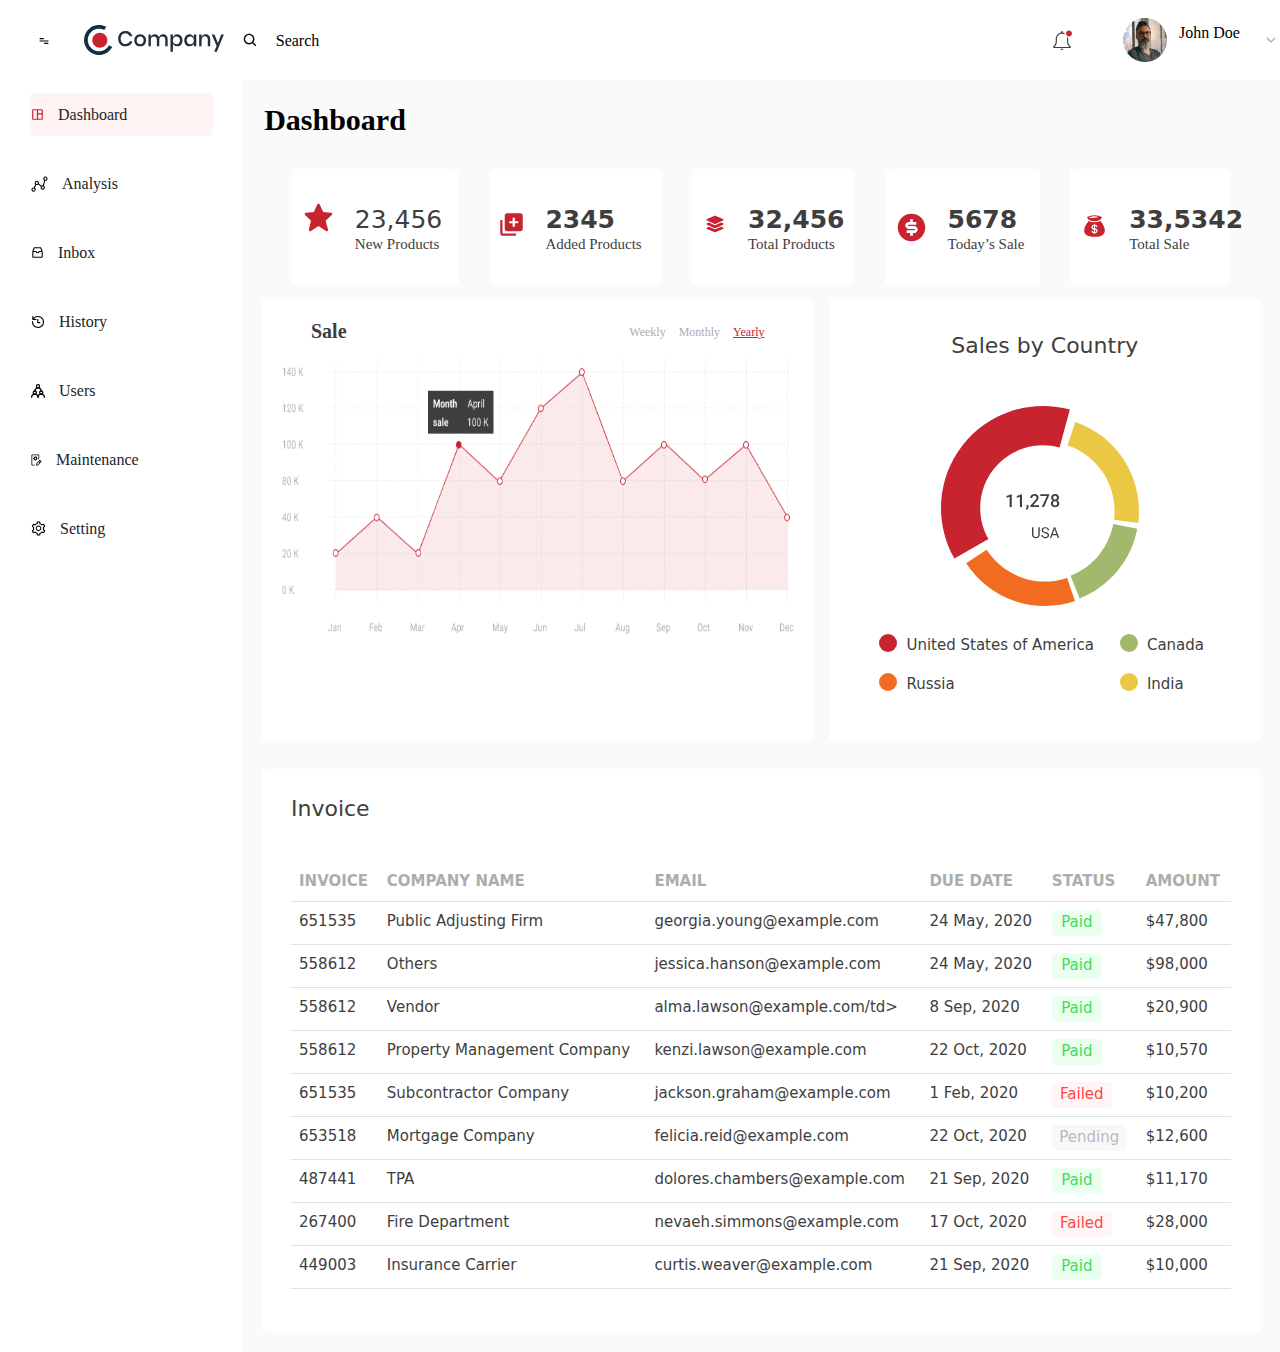
<file: dashbord.html>
<!DOCTYPE html>
<html lang="en">

<head>
  <meta charset="UTF-8">
  <meta http-equiv="X-UA-Compatible" content="IE=edge">
  <meta name="viewport" content="width=device-width, initial-scale=1.0">
  <meta name="viewport" content="width=device-width, initial-scale=1.0">
  <link rel="stylesheet" href="css/bootstrap.min.css">
  <title>Dashboard</title>
  <style>
    body {
      top: 0px;
      left: 0px;
      width: 100%;
      opacity: 1;
    }
    button{
      border: none;
      background-color: white;
    }

    #dashboard-menu-logo {
      top: 34px;
      left: 29px;
      width: 18px;
      height: 12px;
      background: #ffffff 0% 0% no-repeat padding-box;
      opacity: 1;
      margin-left: 29px;
      margin-right: 25px;
    }

    #dashboard-web-logo {
      width: 142px;
      height: 30px;
      opacity: 1;
      margin-right: 77px;
    }

    #dashboard-search-icon {
      top: 32px;
      left: 291px;
      width: 16px;
      height: 16px;
      background: #ffffff 0% 0% no-repeat padding-box;
      opacity: 1;
      margin-right: 15px;
    }

    .div-dashboard-search p {

      justify-content: center;
      display: flex;
      align-items: center;
      top: 28px;
      width: 49px;
      height: 21px;
      text-align: left;
      font: normal normal normal 16px/21px Roboto;
      letter-spacing: 0px;
      color: black;
      opacity: 1;
      margin: 0px;
    }

    #dashboard-notification-icon {
      justify-content: center;
      align-items: center;
      left: 1294px;
      width: 22px;
      height: 21px;
      background: #ffffff 0% 0% no-repeat padding-box;
      opacity: 1;
      margin-right: 50px;
    }

    #dashboard-profile-icon {
      top: 18px;
      left: 1368px;
      width: 44px;
      height: 44px;
      /* background: transparent url("img/Ellipse 19.png") 0% 0% no-repeat padding-box; */
      opacity: 1;
      margin-right: 12px;
    }

    #dashboard-select-downward {
      top: 37px;
      left: 1507px;
      width: 18px;
      height: 18px;

      opacity: 1;
    }

    .div-dashboard-user>p {
      margin-right: 15px;
      width: 68px;
      height: 21px;
      text-align: left;
      font: normal normal normal 16px/21px Roboto;
      letter-spacing: 0px;
      color: #000000;
      opacity: 1;
    }

    .navbar-dashboard {
      display: flex;
      justify-content: space-around;
      flex-direction: row;
      height: 80px;
      width: 100%;
    }

    .div-dashboard-search {
      display: flex;
      align-items: center;
      justify-content: flex-start;
      width: 100%;
    }

    .div-dashboard-logo {
      display: flex;
      align-items: center;
      width: 242px;
    }

    .div-dashboard-user {
      display: flex;
      flex-direction: row;
      justify-content: center;
      align-items: center;
      
    }

    #dashboard-active {
      top: 119px;
      left: 48px;
      width: 15px;
      height: 15px;
      opacity: 1;
      margin-right: 13px;

    }

    #graph-default1 {
      top: 171px;
      left: 46px;
      width: 19px;
      height: 18px;
      opacity: 1;
      margin-right: 13px;

    }

    #inbox-default {
      top: 225px;
      left: 48px;
      width: 15px;
      height: 15px;
      opacity: 1;
      margin-right: 13px;

    }

    #clock-default {
      top: 278px;
      left: 47px;
      width: 16px;
      height: 16px;
      opacity: 1;
      margin-right: 13px;

    }

    #user-default {
      top: 278px;
      left: 47px;
      width: 16px;
      height: 16px;
      opacity: 1;
      margin-right: 13px;

    }

    #maintenance-default {
      width: 13px;
      height: 18px;
      opacity: 1;
      margin-right: 13px;

    }

    #setting-default {
      width: 17px;
      height: 17px;
      opacity: 1;
      margin-right: 13px;

    }

    .sidebar {
      width: 242px;
      display: flex;
      flex-direction: column;
    }

    .sidebar-detail {
      width: 183px;
      height: 43px;
      border-radius: 5px;
      opacity: 1;
      display: flex;
      margin: 13px 30px;
      align-items: center;
      font-family: Roboto;
    }

    .dashboard-active-tab {
      background: #fff3f4 0% 0% no-repeat padding-box;
    }

    .content {
      width: 100%;
      height: auto;
      background-color: #FAFAFA;
      display: flex;
      flex-direction: column;
      padding: 20px;
    }

    .dash {
      display: flex;
      flex-direction: row;
      top: 121px;
      left: 290px;
      width: 146px;
      height: 39px;
      justify-content: center;
      align-items: center;
      font: normal 30px/39px Roboto;
      letter-spacing: 0px;
      color: #000000;
      opacity: 1;
      font-weight: bold;
      font-size: 30px;

    }

    .dashboard {
      display: grid;
      grid-template-columns: auto auto;
      height: 100%;
      width: 100%;

    }

    /* .product {
      justify-content: center;
      align-items: center;
      top: 121px;
      left: 290px;
      width: 146px;
      height: 39px;
    } */

    #star {

      display: flex;
      justify-content: center;
      align-items: center;
      width: 33px;
      height: 33px;
      opacity: 1;
      margin-right: 20px;


    }

    #plussymbol {
      display: flex;
      align-items: center;
      justify-content: center;
      top: 223px;
      left: 579px;
      width: 27px;
      height: 27px;
      opacity: 1;
      margin-right: 20px;
      margin-top: 10px;
    }

    #totalsymbol {
      display: flex;
      align-items: center;
      justify-content: center;
      top: 227px;
      left: 831px;
      width: 26px;
      height: 26px;
      opacity: 1;
      margin-right: 20px;
      margin-top: 10px;
    }

    #salessymbol {
      display: flex;
      align-items: center;
      justify-content: center;
      margin-right: 20px;
      margin-top: 10px;
      top: 223px;
      left: 1084px;
      width: 33px;
      height: 33px;
      opacity: 1;
    }

    #moneybag {
      display: flex;
      align-items: center;
      justify-content: center;
      margin-right: 20px;
      margin-top: 10px;
      top: 225px;
      left: 1332px;
      width: 29px;
      height: 30px;
      opacity: 1;
    }

    .st {
      
      display: flex;
      flex-direction: row;
      align-items: center;
      justify-content: center;
      top: 182px;
      left: 292px;
      
      height: 116px;
      background: #FFFFFF 0% 0% no-repeat padding-box;
      border-radius: 5px;
      opacity: 1;
    }
    .staritem {
      display: flex;
      flex-direction: row;
    }

    .plusitem {
      
      display: flex;
      flex-direction: row;
      align-items: center;
      justify-content: center;
      top: 182px;
      left: 541px;
      
      height: 116px;
      background: #FFFFFF 0% 0% no-repeat padding-box;
      border-radius: 5px;
      opacity: 1;
    }

    .totalitem {
      
      display: flex;
      flex-direction: row;
      align-items: center;
      justify-content: center;
      top: 182px;
      left: 791px;
      
      height: 116px;
      background: #FFFFFF 0% 0% no-repeat padding-box;
      border-radius: 5px;
      opacity: 1;
    }

    .sales {
      
      display: flex;
      flex-direction: row;
      align-items: center;
      justify-content: center;
      top: 182px;
      left: 1040px;
      
      height: 116px;
      background: #FFFFFF 0% 0% no-repeat padding-box;
      border-radius: 5px;
      opacity: 1;
    }

    .tsales {
      
      display: flex;
      flex-direction: row;
      align-items: center;
      justify-content: center;
      top: 182px;
      left: 1290px;
      height: 116px;
      background: #FFFFFF 0% 0% no-repeat padding-box;
      border-radius: 5px;
      opacity: 1;
    }

    .number {
      top: 213px;
      left: 383px;
      width: 77px;
      height: 33px;
      text-align: left;
      font: normal normal medium 25px/33px Roboto;
      letter-spacing: 0px;
      color: #3E3E3E;
      opacity: 1;
      font-size: 25px;



    }

    .text {
      top: 244px;
      left: 383px;
      width: 94px;
      height: 20px;
      text-align: left;
      font: normal normal normal 15px/20px Roboto;
      letter-spacing: 0px;
      color: #3E3E3E;
      opacity: 1;
    }

    .number2 {
      top: 213px;
      left: 625px;
      width: 57px;
      height: 33px;
      text-align: left;
      font: normal normal medium 25px/33px Roboto;
      letter-spacing: 0px;
      color: #3E3E3E;
      opacity: 1;
      font-size: 25px;
      font-weight: bold;

    }

    .text2 {
      top: 244px;
      left: 625px;
      width: 107px;
      height: 20px;
      text-align: left;
      font: normal normal normal 15px/20px Roboto;
      letter-spacing: 0px;
      color: #3E3E3E;
      opacity: 1;
      font-size: 15px;

    }

    .number3 {
      top: 213px;
      left: 878px;
      width: 77px;
      height: 33px;
      text-align: left;
      font: normal normal medium 25px/33px Roboto;
      letter-spacing: 0px;
      color: #3E3E3E;
      opacity: 1;
      font-weight: bold;
      font-size: 25px;
    }

    .text3 {
      top: 244px;
      left: 878px;
      width: 97px;
      height: 20px;
      text-align: left;
      font: normal normal normal 15px/20px Roboto;
      letter-spacing: 0px;
      color: #3E3E3E;
      opacity: 1;
      font-size: 15px;
    }

    .number4 {
      top: 213px;
      left: 1136px;
      width: 57px;
      height: 33px;
      text-align: left;
      font: normal normal medium 25px/33px Roboto;
      letter-spacing: 0px;
      color: #3E3E3E;
      opacity: 1;
      font-size: 25px;
      font-weight: bold;
    }

    .text4 {
      top: 244px;
      left: 1136px;
      width: 83px;
      height: 20px;
      text-align: left;
      font: normal normal normal 15px/20px Roboto;
      letter-spacing: 0px;
      color: #3E3E3E;
      opacity: 1;
      font-size: 15px;
    }

    .number5 {
      top: 213px;
      left: 1382px;
      width: 91px;
      height: 33px;
      text-align: left;
      font: normal normal medium 25px/33px Roboto;
      letter-spacing: 0px;
      color: #3E3E3E;
      opacity: 1;
      font-size: 25px;
      font-weight: bold;
    }

    .text5 {
      top: 244px;
      left: 1382px;
      width: 66px;
      height: 20px;
      text-align: left;
      font: normal normal normal 15px/20px Roboto;
      letter-spacing: 0px;
      color: #3E3E3E;
      opacity: 1;
      font-size: 15px;
    }

    .div1 {
      display: flex;
      flex-direction: column;
    }

    .div2 {
      display: flex;
      flex-direction: column;
    }

    .div3 {
      display: flex;
      flex-direction: column;
    }

    .div4 {
      display: flex;
      flex-direction: column;
    }

    .div5 {
      display: flex;
      flex-direction: column;
    }

    .plus {
      display: flex;
      flex-direction: row;
    }

    .total {
      display: flex;
      flex-direction: row;
    }

    .todaysales {
      display: flex;
      flex-direction: row;
    }

    .totalsales {
      display: flex;
      flex-direction: row;
    }
    .productitem {
    display: grid;
    row-gap: 20px;
    grid-template-columns: auto auto auto auto auto;
    width: 100%;
    height: 120px;
    column-gap: 30px;
    padding: 30px;
    margin-bottom: 40px;
    
  
}
    

    .star {
      display: grid;
      grid-template-columns: auto auto;
      align-items: center;
      justify-content: center;
      height: 100%;
      width: 100%;
      max-height: 400px;
      height: fit-content;
      margin-bottom: 40px;

    }

    .graph {
      display: flex;
      flex-direction: column;
      top: 328px;
      left: 292px;
      background-color: #FFFFFF;
      margin-right: 15px;
      padding: 20px;
      height: 100%;
    }

    .time {
      display: flex;
      justify-content: space-between;
      align-items: center;
    }

    .p1 {
      justify-content: flex-start;
      text-align: left;
      font: normal normal medium Roboto;
      font-size: 20px;
      font-weight: bold;
      color: #3E3E3E;
      margin-left: 29px;
    }

    .s1 {
      text-align: left;
      font: normal normal normal 12px/16px Roboto;
      letter-spacing: 0px;
      color: #ADADAD;
      opacity: 1;
      margin-right: 10px;
    
    }

    .s2 {
      text-align: left;
      font: normal normal normal 12px/16px Roboto;
      letter-spacing: 0px;
      color: #C8242F;
      opacity: 1;
      margin-right: 30px;
      text-decoration: underline;
    }

    .graph img {
      min-height: 275px;
      

    }

    .pieChart {
      top: 330px;
      left: 1124px;
      display: flex;
      flex-direction: column;
      background-color: #FFFFFF;
      justify-content: center;
      align-items: center;
      border-radius: 5px;
      padding: 30px;
      -webkit-box-sizing: border-box;
      
    }

    .pieChartHeader {
      font-size: 22px;
      font-weight: 500;
      color: #3E3E3E;
    }

    .pieChartImg {
      display: flex;
      justify-content: center;
      margin-top: 10px;
    }

    .pieSubTitle {
      display: grid;
      grid-template-columns: auto auto;
      margin-left: 20px;
    }

    .pieSubTtlColumn {
      display: flex;
      flex-direction: column;
      margin-right: 26px;
    }

    .rowCountry {
      display: flex;
      flex-direction: row;
      
    }

    .countryColor {
      height: 18px;
      width: 18px;
      border-radius: 50%;
      margin-right: 9px;
    }

    .countryName {
      font-size: 15px;
      color: #3E3E3E;
    }

    .invoice {
    
      top: 750px;
      left: 292px;
      /* width: 1217px;
      height: 558px; */
      background-color: #FFFFFF;
      border-radius: 5px;
    
      margin-top: 30px;
      -webkit-box-sizing: border-box;
      padding-left: 29px;
      padding-top: 23px;
      padding-bottom: 27px;
      padding-right: 29px;
    }

    .invoiceTitle {
      font-size: 22px;
      font-weight: 500;
      color: #3E3E3E;
      margin-bottom: 37px;
    }

    .invoiceTable {
      display: grid;
      grid-template-columns: max-content max-content max-content max-content max-content max-content;
      padding: 5px;
    }

    .tableHeader {
      font-size: 15px;
      color: #ADADAD;
    }

    tbody tr {
      font-size: 15px;
      color: #3E3E3E;
    }

    .statusBtnPaid {
      display: flex;
      height: 26px;
      width: 50px;
      background-color: #EBFFEF;
      border-radius: 5px;
      color: #3CDD5F;
      justify-content: center;
      align-items: center;
    }

    .statusBtnFailed {
      display: flex;
      height: 26px;
      width: 60px;
      background-color: #FFF5F5;
      border-radius: 5px;
      color: #FF4545;
      justify-content: center;
      align-items: center;
    }

    .statusBtnPending {
      display: flex;
      height: 26px;
      width: 75px;
      background-color: #F8F8F8;
      border-radius: 5px;
      color: #BABABA;
      justify-content: center;
      align-items: center;
    }
  



    @media only screen and (max-width: 720px) {
      .sidebar{
        display: none;
      }
      .navbar-dashboard{
        width: 100%;
        height: 50px;
        display: flex;
        flex-direction: row;
        row-gap: 10px;
      }
      .div-dashboard-logo{
        width: 180px;
      }
      #dashboard-web-logo {
        width: 80px;
        height: 40px;
        
      }
      #dashboard-search-icon{
        width: 40px;
        height: 20px;
      }
      .div-dashboard-search{
        width: 100px;
      }
      .div-dashboard-user{
        width: 100%;
        height: 20px;
      }
      .productitem{
        grid-template-columns: auto auto auto;
        column-gap: 10px;
        width: 50%;
      }
      /* .content{
        grid-template-columns: auto auto auto;
      } */
      .star{
        grid-template-columns: auto auto;
      }
      

    }
  </style>
</head>

<body>
  <nav class="navbar-dashboard">
    <div class="div-dashboard-logo">
     <button onclick="myFunction()" ><img src="./images/menu-bar.svg" alt="logo" id="dashboard-menu-logo" ></button>
      <img src="./images/logo.svg" alt="logo" id="dashboard-web-logo">
    </div>
    <div class="div-dashboard-search">
      <img src="./images/search-icon.svg" alt="" id="dashboard-search-icon">
      <p>Search</p>
    </div>
    <div class="div-dashboard-user">
      <img src="./images/notification-icon.svg" alt="" id="dashboard-notification-icon">
      <img src="./images/profile.png" alt="" id="dashboard-profile-icon">
      <p>John Doe</p>
      <img src="./images/select-downward.svg" alt="" id="dashboard-select-downward">
    </div>
  </nav>

  <div class="dashboard">


    <div class="sidebar" id="toggledash">
      <div class="sidebar-detail dashboard-active-tab">
        <img src="./images/dashboard-active.svg" alt="" id="dashboard-active">
        <div>Dashboard</div>
      </div>
      <div class="sidebar-detail">
        <img src="./images/graph-default.svg" alt="" id="graph-default1">
        <div>Analysis</div>
      </div>
      <div class="sidebar-detail">
        <img src="./images/inbox-default.svg" alt="" id="inbox-default">
        <div>Inbox</div>
      </div>
      <div class="sidebar-detail">
        <img src="./images/clock-default.svg" alt="" id="clock-default">
        <div>History</div>
      </div>
      <div class="sidebar-detail">
        <img src="./images/user-default.svg" alt="" id="user-default">
        <div>Users</div>
      </div>
      <div class="sidebar-detail">
        <img src="./images/maintenance-default.svg" alt="" id="maintenance-default">
        <div>Maintenance</div>
      </div>
      <div class="sidebar-detail">
        <img src="./images/setting-default.svg" alt="" id="setting-default">
        <div>Setting</div>
      </div>
    </div>

    <div class="content">
     <div class="dash">
      <div id="font">Dashboard</div>
    </div> 

      <div class="productitem">
        <div class="st">
        <div class="staritem">
          <img src="./images/star.svg" id="star">
          <div class="div1">
            <div class="number">23,456</div>
            <div class="text">New Products</div>
          </div>
        </div>
      </div>
        <div class="plusitem">
          <div class="plus">
            <img src="./images/new-product.svg" id="plussymbol">
            <div class="div2">
              <div class="number2">2345</div>
              <div class="text2">Added Products</div>
            </div>
          </div>
        </div>
        <div class="totalitem">
          <div class="total">
            <img src="./images/total-product.svg" id="totalsymbol">
            <div class="div3">
              <div class="number3">32,456</div>
              <div class="text3">Total Products</div>
            </div>
          </div>
        </div>
        <div class="sales">
          <div class="todaysales">
            <img src="./images/dollar-filled.svg" id="salessymbol">
            <div class="div4">
              <div class="number4">5678</div>
              <div class="text4">Today’s Sale</div>
            </div>
          </div>
        </div>
        <div class="tsales">
          <div class="totalsales">
            <img src="./images/money-bag.svg" id="moneybag">
            <div class="div5">
              <div class="number5">33,5342</div>
              <div class="text5">Total Sale</div>
            </div>
          </div>
        </div>
      </div>


        <div class="star">
          <div class="graph">
            <div class="time">
              <p class="p1">Sale</p>
              <p class="p2"><span class="s1"> Weekly </span> <span class="s1"> Monthly </span> <span class="s2">
                  Yearly </span></p>
            </div>
            <img src="images/data-graph.png" alt="not load" class="img-fluid">
          </div>
          <div class="pieChart">

            <p class="pieChartHeader">Sales by Country</p>

            <div class="pieChartImg">
              <img src="images/pie-chart.svg" class="img-fluid">
            </div>

            <div class="pieSubTitle">

              <div class="pieSubTtlColumn" style="flex: 0 0 198px">

                <div class="rowCountry">
                  <div class="countryColor" style="background-color: #C8242F;"></div>
                  <p class="countryName">United States of America</p>
                </div>

                <div class="rowCountry">
                  <div class="countryColor" style="background-color: #F16C20;"></div>
                  <p class="countryName">Russia</p>
                </div>

              </div>

              <div class="pieSubTtlColumn">

                <div class="rowCountry">
                  <div class="countryColor" style="background-color: #A2B86C;"></div>
                  <p class="countryName">Canada</p>
                </div>

                <div class="rowCountry">
                  <div class="countryColor" style="background-color: #EBC844;"></div>
                  <p class="countryName">India</p>
                </div>

              </div>

            </div>

          </div>

        </div>
        <div class="invoice">
          <p class="invoiceTitle">Invoice</p>
          <div class="table-responsive">
          <table class="table">
            <thead>
              <tr>
                <th scope="col" class="tableHeader">INVOICE</th>
                <th scope="col" class="tableHeader">COMPANY NAME</th>
                <th scope="col" class="tableHeader">EMAIL</th>
                <th scope="col" class="tableHeader">DUE DATE</th>
                <th scope="col" class="tableHeader">STATUS</th>
                <th scope="col" class="tableHeader">AMOUNT</th>
              </tr>
            </thead>
            <tbody>
              <tr>
                <td>651535</td>
                <td>Public Adjusting Firm</td>
                <td>georgia.young@example.com</td>
                <td>24 May, 2020</td>
                <td>
                  <div class="statusBtnPaid">Paid</div>
                </td>
                <td>$47,800</td>
              </tr>
              <tr>
                <td>558612</td>
                <td>Others</td>
                <td>jessica.hanson@example.com</td>
                <td>24 May, 2020</td>
                <td>
                  <div class="statusBtnPaid">Paid
                </td>
        </div>
        <td>$98,000</td>
        </tr>
        <tr>
          <td>558612</td>
          <td>Vendor</td>
          <td>alma.lawson@example.com/td>
          <td>8 Sep, 2020</td>
          <td>
            <div class="statusBtnPaid">Paid
          </td>
      </div>
      <td>$20,900</td>
      </tr>
      <tr>
        <td>558612</td>
        <td>Property Management Company</td>
        <td>kenzi.lawson@example.com</td>
        <td>22 Oct, 2020</td>
        <td>
          <div class="statusBtnPaid">Paid
        </td>
    </div>
    <td>$10,570</td>
    </tr>
    <tr>
      <td>651535</td>
      <td>Subcontractor Company</td>
      <td>jackson.graham@example.com</td>
      <td>1 Feb, 2020</td>
      <td>
        <div class="statusBtnFailed">Failed
      </td>
  </div>
  <td>$10,200</td>
  </tr>
  <tr>
    <td>653518</td>
    <td>Mortgage Company</td>
    <td>felicia.reid@example.com</td>
    <td>22 Oct, 2020</td>
    <td>
      <div class="statusBtnPending">Pending
    </td>
    </div>
    <td>$12,600</td>
  </tr>
  <tr>
    <td>487441</td>
    <td>TPA</td>
    <td>dolores.chambers@example.com</td>
    <td>21 Sep, 2020</td>
    <td>
      <div class="statusBtnPaid">Paid
    </td>
    </div>
    <td>$11,170</td>
  </tr>
  <tr>
    <td>267400</td>
    <td>Fire Department</td>
    <td>nevaeh.simmons@example.com</td>
    <td>17 Oct, 2020</td>
    <td>
      <div class="statusBtnFailed">Failed
    </td>
    </div>
    <td>$28,000</td>
  </tr>
  <tr>
    <td>449003</td>
    <td>Insurance Carrier</td>
    <td>curtis.weaver@example.com</td>
    <td>21 Sep, 2020</td>
    <td>
      <div class="statusBtnPaid">Paid
    </td>
    </div>
    <td>$10,000</td>
  </tr>
  </tbody>
  </table>
</div>
  </div>













  </div>

  </div>
  </div>
  </div>
<script>
  function myFunction() {
    var x = document.getElementById("toggledash");
    if (x.style.display === "none") {
      x.style.display = "block";
    } else {
      x.style.display = "none";
    }
  }
</script>

</body>

</html>
</file>
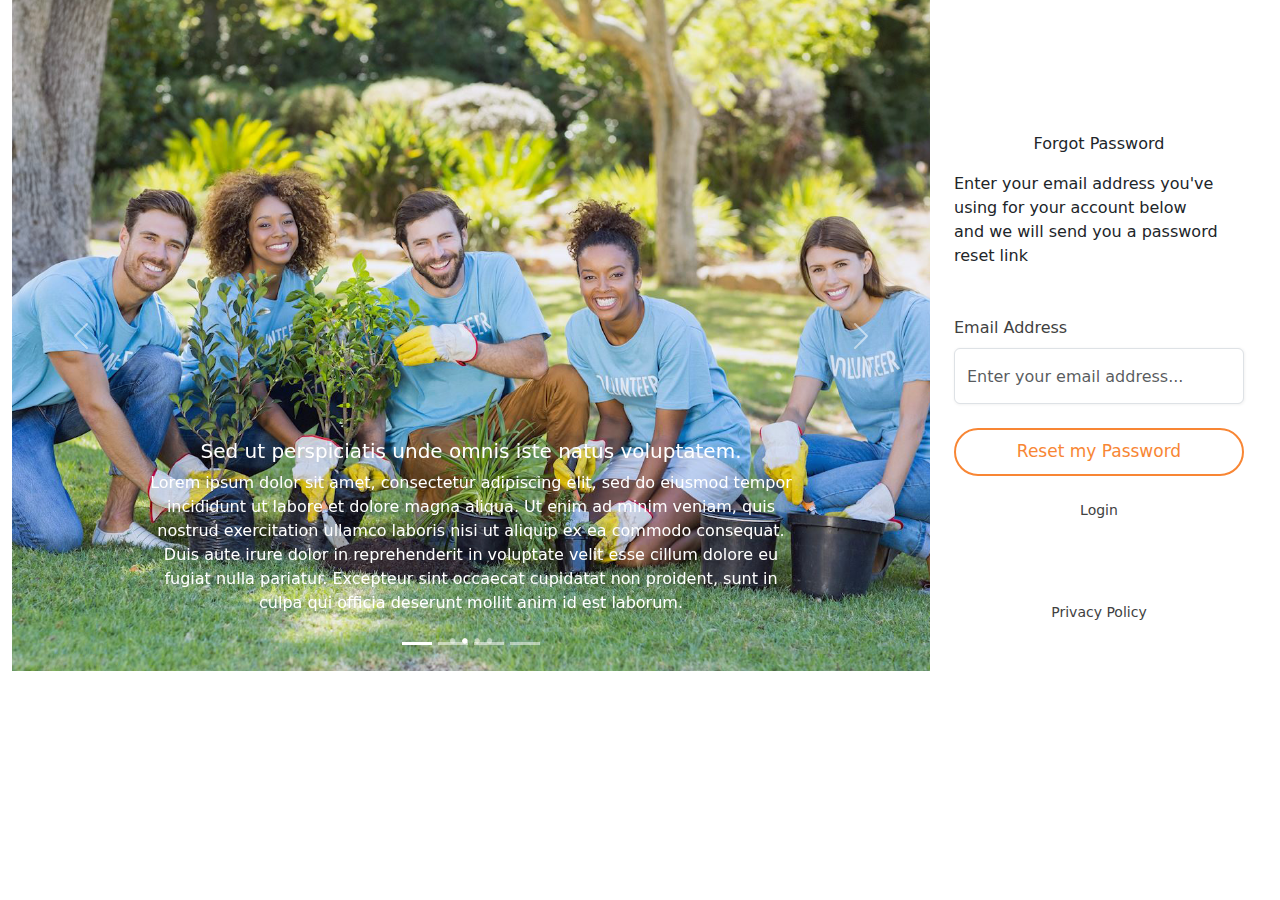
<file: forgot-password.html>
<!DOCTYPE html>
<html lang="en">

<head>
    <meta charset="UTF-8">
    <meta http-equiv="X-UA-Compatible" content="IE=edge">
    <meta name="viewport" content="width=device-width, initial-scale=1.0">
    <link href='https://fonts.googleapis.com/css?family=Noto Sans' rel='stylesheet'>
    <link rel="stylesheet" href="/css/forgot-password.css">
    <link rel="stylesheet" href="/css/bootstrap.min.css">
    <script src="/js/bootstrap.bundle.min.js"></script>
    <title>Forgot Password</title>
</head>

<body>
    <div class="container-fluid">
        <div class="row">
            <div class="col-xl-9 left">
                <div id="carouselExampleFade" class="carousel slide carousel-fade">
                    <div class="carousel-indicators">
                        <button type="button" data-bs-target="#carouselExampleIndicators" data-bs-slide-to="0"
                            class="active" aria-current="true" aria-label="Slide 1"></button>
                        <button type="button" data-bs-target="#carouselExampleIndicators" data-bs-slide-to="1"
                            aria-label="Slide 2"></button>
                        <button type="button" data-bs-target="#carouselExampleIndicators" data-bs-slide-to="2"
                            aria-label="Slide 3"></button>
                        <button type="button" data-bs-target="#carouselExampleIndicators" data-bs-slide-to="3"
                            aria-label="Slide 4"></button>
                    </div>
                    <div class="carousel-inner">
                        <div class="carousel-item active">
                            <img src="/images/Grow-Trees-On-the-path-to-environment-sustainability-login.png"
                                class="d-block w-100" alt="Slide 1">
                            <div class="carousel-caption d-none d-md-block">
                                <h5>Sed ut perspiciatis unde omnis iste natus voluptatem.</h5>
                                <p>Lorem ipsum dolor sit amet, consectetur adipiscing elit, sed do eiusmod tempor incididunt ut labore et dolore magna aliqua. Ut enim ad minim veniam, quis nostrud exercitation ullamco laboris nisi ut aliquip ex ea commodo consequat. Duis aute irure dolor in reprehenderit in voluptate velit esse cillum dolore eu fugiat nulla pariatur. Excepteur sint occaecat cupidatat non proident, sunt in culpa qui officia deserunt mollit anim id est laborum.</p>
                            </div>
                        </div>
                        <div class="carousel-item">
                            <img src="/images/Grow-Trees-On-the-path-to-environment-sustainability-login.png"
                                class="d-block w-100" alt="...">
                            <div class="carousel-caption d-none d-md-block">
                                <h5>Second slide label</h5>
                                <p>Some representative placeholder content for the second slide.</p>
                            </div>
                        </div>
                        <div class="carousel-item">
                            <img src="/images/Grow-Trees-On-the-path-to-environment-sustainability-login.png"
                                class="d-block w-100" alt="...">
                            <div class="carousel-caption d-none d-md-block">
                                <h5>Third slide label</h5>
                                <p>Some representative placeholder content for the third slide.</p>
                            </div>
                        </div>
                        <div class="carousel-item">
                            <img src="/images/Grow-Trees-On-the-path-to-environment-sustainability-login.png"
                                class="d-block w-100" alt="Slide 1">
                            <div class="carousel-caption d-none d-md-block">
                                <h5>Fourth slide label</h5>
                                <p>Some representative placeholder content for the fourth slide.</p>
                            </div>
                        </div>
                    </div>
                    <button class="carousel-control-prev" type="button" data-bs-target="#carouselExampleFade"
                        data-bs-slide="prev">
                        <span class="carousel-control-prev-icon" aria-hidden="true"></span>
                        <span class="visually-hidden">Previous</span>
                    </button>
                    <button class="carousel-control-next" type="button" data-bs-target="#carouselExampleFade"
                        data-bs-slide="next">
                        <span class="carousel-control-next-icon" aria-hidden="true"></span>
                        <span class="visually-hidden">Next</span>
                    </button>
                </div>
            </div>

            <div class="col-xl-3 right">
                <div class="d-flex align-items-center justify-content-center flex-column" style="height: 100%;">
                    <div class="mt-3">
                        <form action="" class="">
                            <p style="text-align: center;">Forgot Password<p>
                            <p>Enter your email address you've using for your
                                account below <br>and
                                we
                                will send you a
                                password reset link<p>
                            <div class="e-add mt-5 mb-4">
                                <label for="email" class="form-label">Email Address</label>
                                <input type="email" id="email-address" placeholder="Enter your email address..."
                                    class="form-control">
                            </div>

                            <button>Reset my Password</button>
                        </form>

                        <div class="login mt-4">
                            <a href="login.html">Login</a>
                        </div>
                    </div>
                    <div class="mt-auto mt-5 mb-5">
                        <div class="policy mt-auto">
                            <a href="">Privacy Policy</a>
                        </div>
                    </div>
                </div>
            </div>
        </div>
    </div>
</body>

</html>
</file>
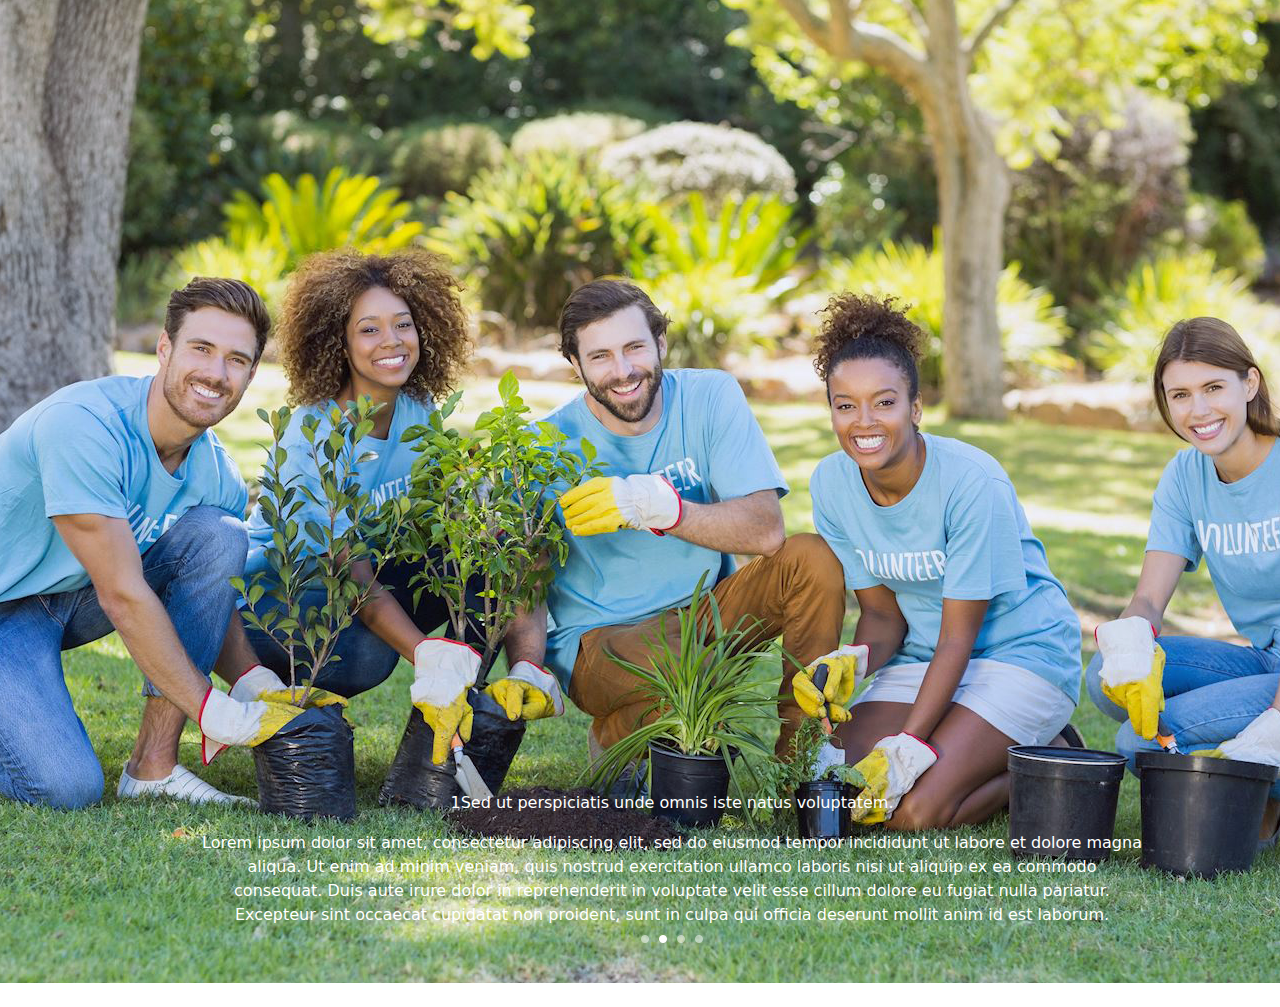
<file: Log.html>
<!DOCTYPE html>
<html lang="en">
<head>
    <meta charset="UTF-8">
    <meta http-equiv="X-UA-Compatible" content="IE=edge">
    <meta name="viewport" content="width=device-width, initial-scale=1.0">
    <title>Document</title>
    <link rel="stylesheet" href="css/Log.css">
    <link rel="stylesheet" href="css/bootstrap.min.css">
</head>
<body>
  <div class="image">
    <div id="carouselExampleCaptions" class="carousel slide carousel-fade " data-bs-ride="false">
        <div class="carousel-inner">
            <div class="carousel-item active">
                <img src="./Assets/Grow-Trees-On-the-path-to-environment-sustainability-login.png" class="d-block w-100" alt="...">
                <div class="carousel-caption d-none d-md-block">
                    <p class="ih1">1Sed ut perspiciatis unde omnis iste natus voluptatem.</p>
                    <p class="ih2">Lorem ipsum dolor sit amet, consectetur adipiscing elit, sed do eiusmod
                        tempor incididunt ut labore et dolore magna aliqua. Ut enim ad minim veniam, quis
                        nostrud exercitation ullamco laboris nisi ut aliquip ex ea commodo consequat. Duis aute
                        irure dolor in reprehenderit in voluptate velit esse cillum dolore eu fugiat nulla
                        pariatur. Excepteur sint occaecat cupidatat non proident, sunt in culpa qui officia
                        deserunt mollit anim id est laborum.</p>
                </div>
            </div>
            <div class="carousel-item">
                <img src="./Assets/Grow-Trees-On-the-path-to-environment-sustainability-login.png"
                    class="d-block w-100" alt="...">
                    <div class="carousel-caption d-none d-md-block">
                      <p class="ih1">2Sed ut perspiciatis unde omnis iste natus voluptatem.</p>
                      <p class="ih2">Lorem ipsum dolor sit amet, consectetur adipiscing elit, sed do eiusmod
                          tempor incididunt ut labore et dolore magna aliqua. Ut enim ad minim veniam, quis
                          nostrud exercitation ullamco laboris nisi ut aliquip ex ea commodo consequat. Duis aute
                          irure dolor in reprehenderit in voluptate velit esse cillum dolore eu fugiat nulla
                          pariatur. Excepteur sint occaecat cupidatat non proident, sunt in culpa qui officia
                          deserunt mollit anim id est laborum.</p>
                  </div>
              </div>
              <div class="carousel-item">
                  <img src="./Assets/Grow-Trees-On-the-path-to-environment-sustainability-login.png" class="d-block w-100" alt="...">
                  <div class="carousel-caption d-none d-md-block">
                      <p class="ih1">3Sed ut perspiciatis unde omnis iste natus voluptatem.</p>
                      <p class="ih2">Lorem ipsum dolor sit amet, consectetur adipiscing elit, sed do eiusmod
                          tempor incididunt ut labore et dolore magna aliqua. Ut enim ad minim veniam, quis
                          nostrud exercitation ullamco laboris nisi ut aliquip ex ea commodo consequat. Duis aute
                          irure dolor in reprehenderit in voluptate velit esse cillum dolore eu fugiat nulla
                          pariatur. Excepteur sint occaecat cupidatat non proident, sunt in culpa qui officia
                          deserunt mollit anim id est laborum.</p>
                  </div>
              </div>
          </div>
          <button class="carousel-control-prev" type="button" data-bs-target="#carouselExampleCaptions"
              data-bs-slide="prev">
              <!-- <span class="carousel-control-prev-icon" aria-hidden="true"></span> -->
              <span class="visually-hidden">Previous</span>
          </button>
          <button class="carousel-control-next" type="button" data-bs-target="#carouselExampleCaptions"
              data-bs-slide="next">
              <!-- <span class="carousel-control-next-icon" aria-hidden="true"></span> -->
              <span class="visually-hidden">Next</span>
          </button>
      </div>
        </div>

</body>
</html>
</file>
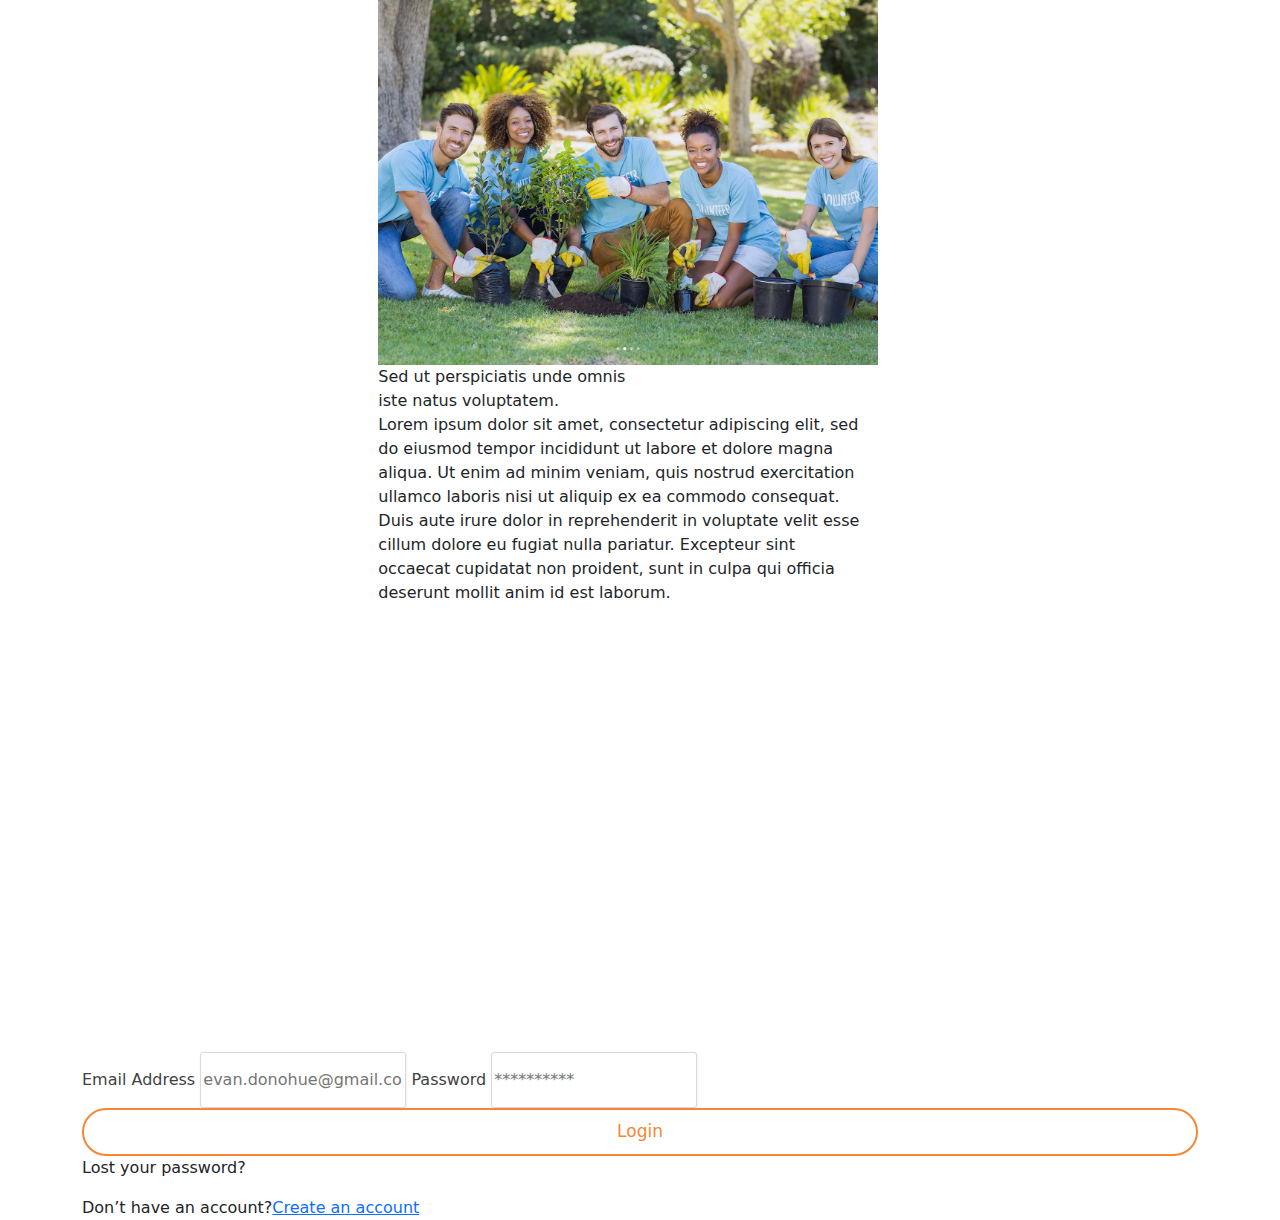
<file: login.html>
<!DOCTYPE html>
<html lang="en">
<head>
    <meta charset="UTF-8">
    <meta http-equiv="X-UA-Compatible" content="IE=edge">
    <meta name="viewport" content="width=device-width, initial-scale=1.0">
    <title>Login</title>
    <link rel="stylesheet" href="css/login.css">
    <link rel="stylesheet" href="css/bootstrap.min.css">
</head>
<body>
  
  <section class="vh-100">
  <div class="container-fluid h-custom">
    <div class="row d-flex justify-content-center align-items-center h-100">
      <div class="col-md-9 col-lg-6 col-xl-5">
        <img src="Assets/Grow-Trees-On-the-path-to-environment-sustainability-login.png"
          class="img-fluid" alt="Sample image">
          <div class="t1">
          <div class="text">Sed ut perspiciatis unde omnis <br> iste natus voluptatem.</div>
          <div class="paragraph">
            Lorem ipsum dolor sit amet, consectetur adipiscing elit, sed do eiusmod tempor incididunt ut labore et dolore magna<br>aliqua. Ut enim ad minim veniam, quis nostrud exercitation ullamco laboris nisi ut aliquip ex ea commodo consequat.<br> Duis aute irure dolor in reprehenderit in voluptate velit esse cillum dolore eu fugiat nulla pariatur. Excepteur sint<br>occaecat cupidatat non proident, sunt in culpa qui officia deserunt mollit anim id est laborum.
          </div>
        </div>
      </div>
      
    </div>
    
  </div>
  <div class="container">
    <form>
    <label for="uname">Email Address</Address></label>
    <input type="text" placeholder="evan.donohue@gmail.com" name="uname" required>

    <label for="psw">Password</label>
    <input type="password" placeholder="**********" name="psw" required>
     <div class="login">   
    <button type="submit">Login</button>
  </div>
  <div class="password">
    <p>Lost your password?</p>
  </div>
  
      <div class="div1">
        
        <p class="div2">Don’t have an account?<a 
            class="link">Create an account</a></p>
      </div>
    </form>
    </div>
  
</section>
    
</body>
</html>
</file>
<file: css/forgot-password.css>
.container-fluid {
    display: flex;
}

.row {
    width: 100%;
}

form {
    margin-top: 90%;
}

h3 {
    font-size: 22px;
    text-align: center;
    letter-spacing: 0px;
    color: #414141;
    opacity: 1;
}

h6 {
    width: 300px;
    font-size: 14px;
    text-align: center;
    letter-spacing: 0px;
    color: #414141;
    opacity: 1;
}

form label {
    text-align: left;
    font-size: 16px;
    letter-spacing: 0px;
    color: #414141;
    opacity: 1;
}

form input {
    height: 56px;
    background: #FFFFFF 0% 0% no-repeat padding-box;
    box-shadow: 0.97px 0.26px 3px #0000000D;
    border: 1px solid #D9D9D9;
    border-radius: 3px;
    opacity: 1;
}

form input:focus {
    box-shadow: 0px 0px 10px #2B64B11F;
    border: 1px solid #2B64B1;
}

form button {
    width: 100%;
    height: 48px;
    background: #F8863400 0% 0% no-repeat padding-box;
    border: 2px solid #F88634;
    border-radius: 24px;
    font-size: 17px;
    letter-spacing: 0px;
    color: #F88634;
    opacity: 1;
}

.right a,
.login,
.policy {
    text-decoration: none;
    text-align: center;
    font-size: 14px;
}

.login a,
.policy a {
    letter-spacing: 0px;
    color: #414141;
    opacity: 1;
}

@media (max-width: 1450px) {
    form {
        margin-top: 40%;
    }
}

@media (max-width: 1199.98px) {
    .container-fluid {
        flex-direction: column;
    }

    form {
        margin-top: 20px;
    }

    .login {
        margin-bottom: 90px;
    }
}
</file>
<file: css/Log.css>
.content{
    display: grid;
    grid-template-columns: auto auto;
}
.image{
    width: 1344px;
height: 983px;
}
.form{
    left: 1344px;
width: 576px;

}
.mb-4{
    width: 401px;
    height: 56px;
}
.mb-3{
    width: 401px;
height: 56px;
}
.btn-lg{
    top: 544px;
left: 1432px;
min-width: 401px;
height: 48px;
margin-top: 40px;
}
.password{
    min-width: 130px;
height: 19px;
text-align: center;
letter-spacing: 0px;
color: #414141;
opacity: 1;
}
</file>
<file: css/login.css>
.container-fluid {
  display: flex;
}

.row {
  width: 100%;
}

form {
  margin-top: 90%;
}

form label {
  text-align: left;
  font-size: 16px;
  letter-spacing: 0px;
  color: #414141;
  opacity: 1;
}

form input {
  height: 56px;
  background: #FFFFFF 0% 0% no-repeat padding-box;
  box-shadow: 0.97px 0.26px 3px #0000000D;
  border: 1px solid #D9D9D9;
  border-radius: 3px;
  opacity: 1;
}

form input:focus {
  box-shadow: 0px 0px 10px #2B64B11F;
  border: 1px solid #2B64B1;
}

form button {
  width: 100%;
  height: 48px;
  background: #F8863400 0% 0% no-repeat padding-box;
  border: 2px solid #F88634;
  border-radius: 24px;
  font-size: 17px;
  letter-spacing: 0px;
  color: #F88634;
  opacity: 1;
}

.right a,
.no-acc,
.lost-pwd,
.policy {
  text-decoration: none;
  text-align: center;
  font-size: 14px;
}

.lost-pwd a {
  letter-spacing: 0px;
  color: #414141;
  opacity: 1;
}

.policy a {
  letter-spacing: 0px;
  color: #414141;
  opacity: 1;
}

@media (max-width: 1450px) {
  form {
      margin-top: 40%;
  }
}

@media (max-width: 1199px) {
  .container-fluid {
      flex-direction: column;
  }

  form {
      margin-top: 20px;
  }

  .no-acc {
      margin-bottom: 90px;
  }
}
</file>
